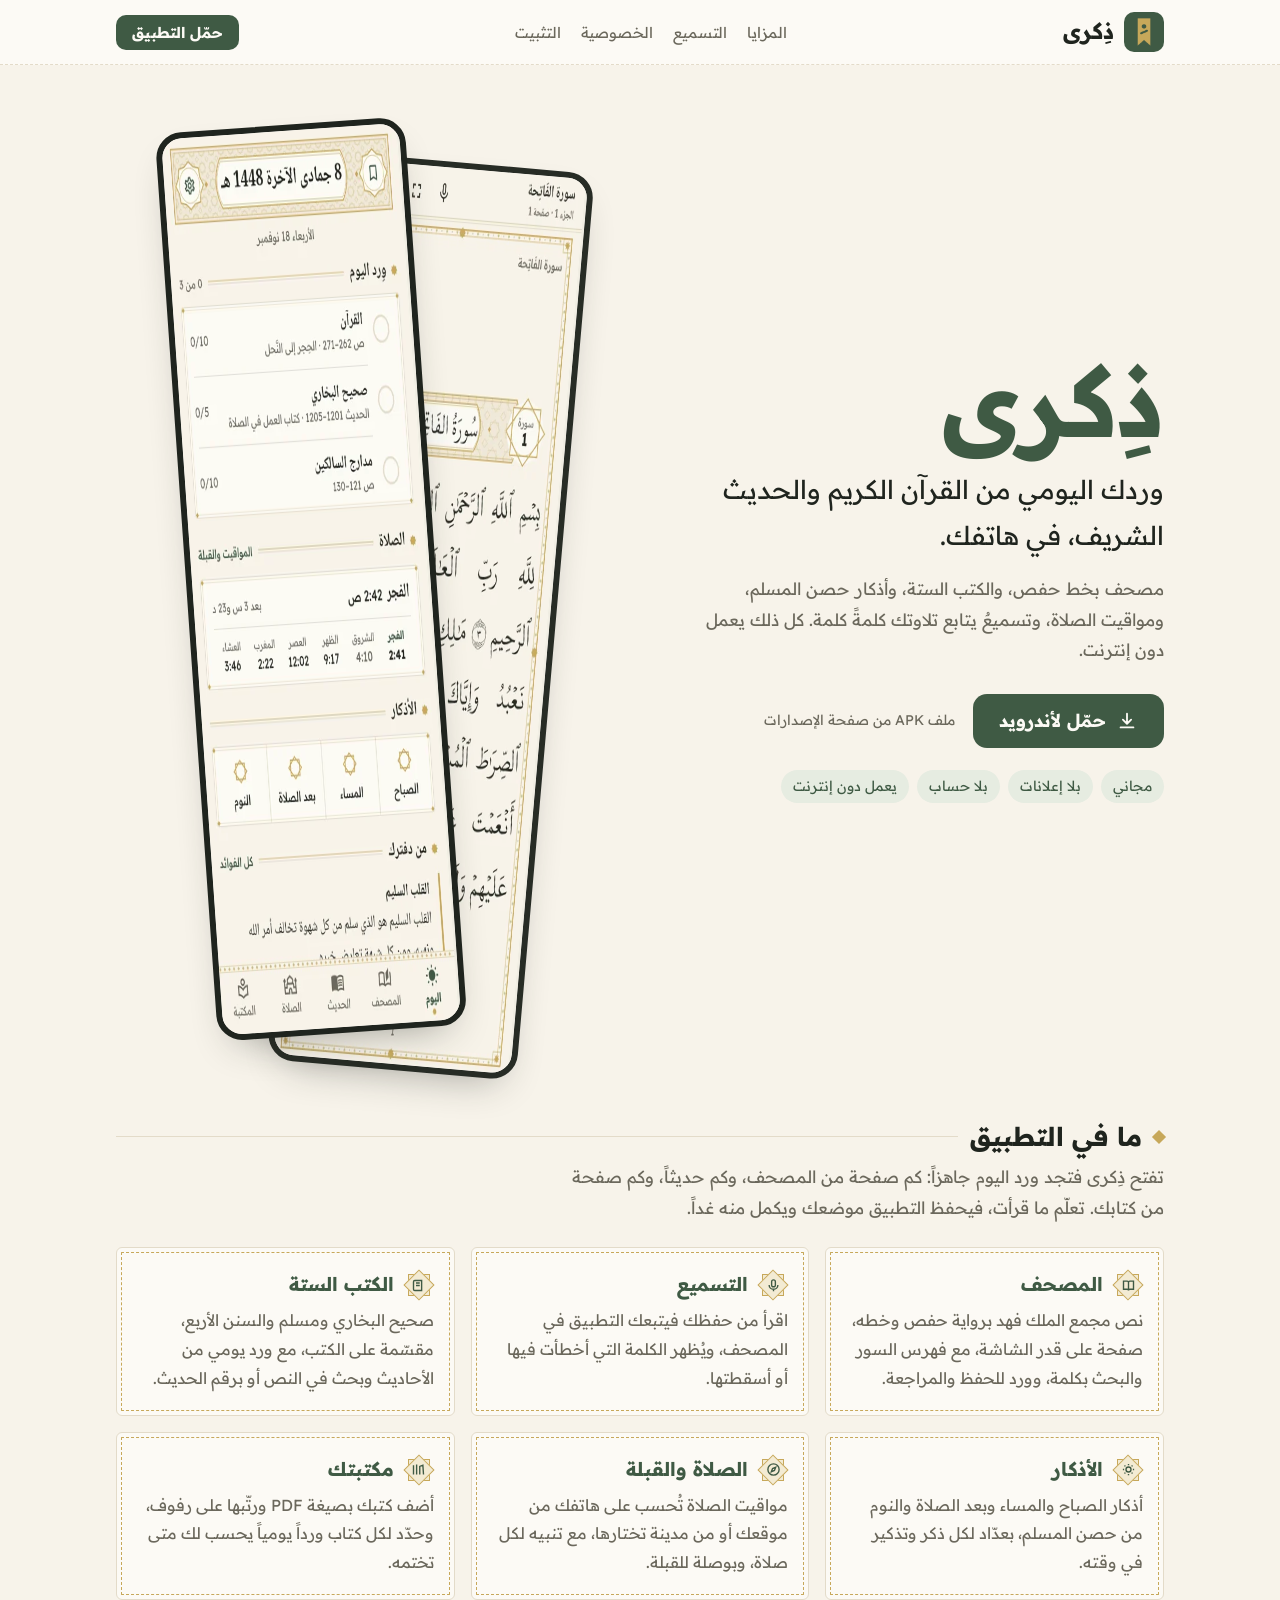
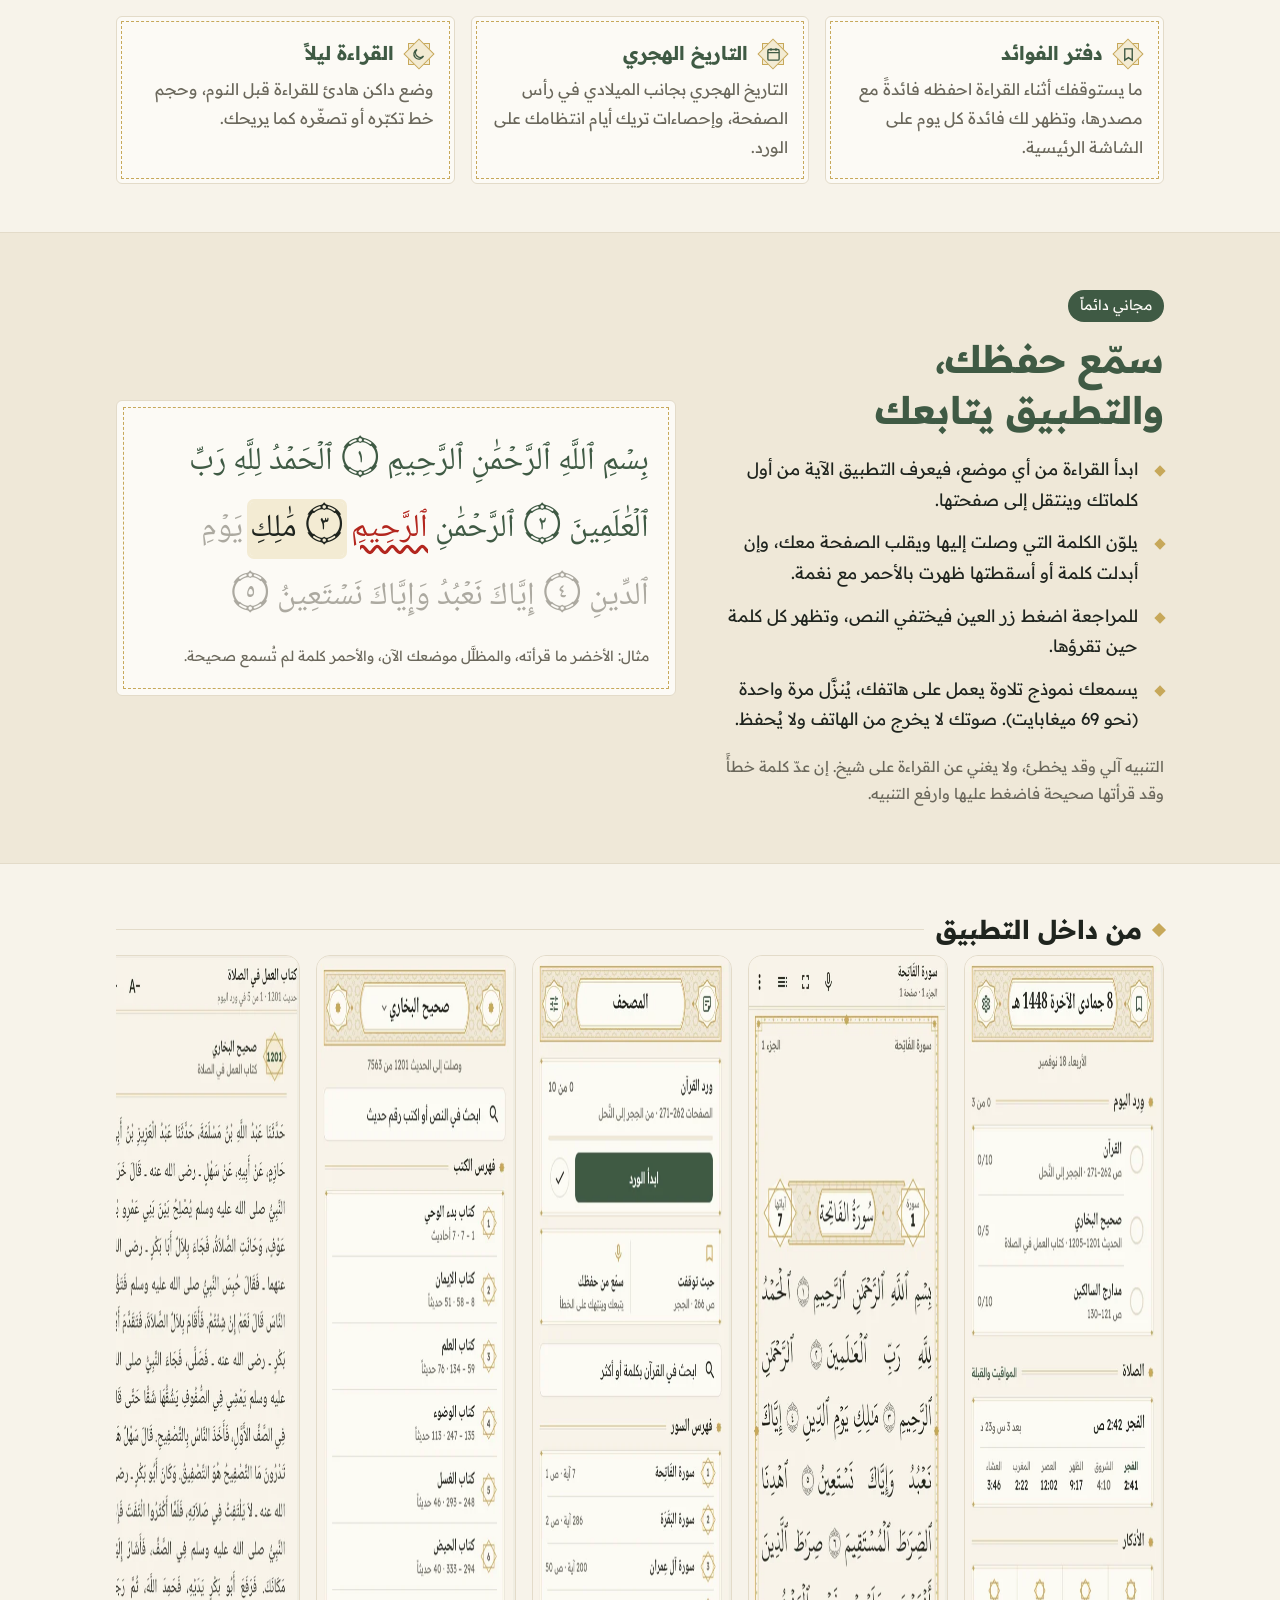
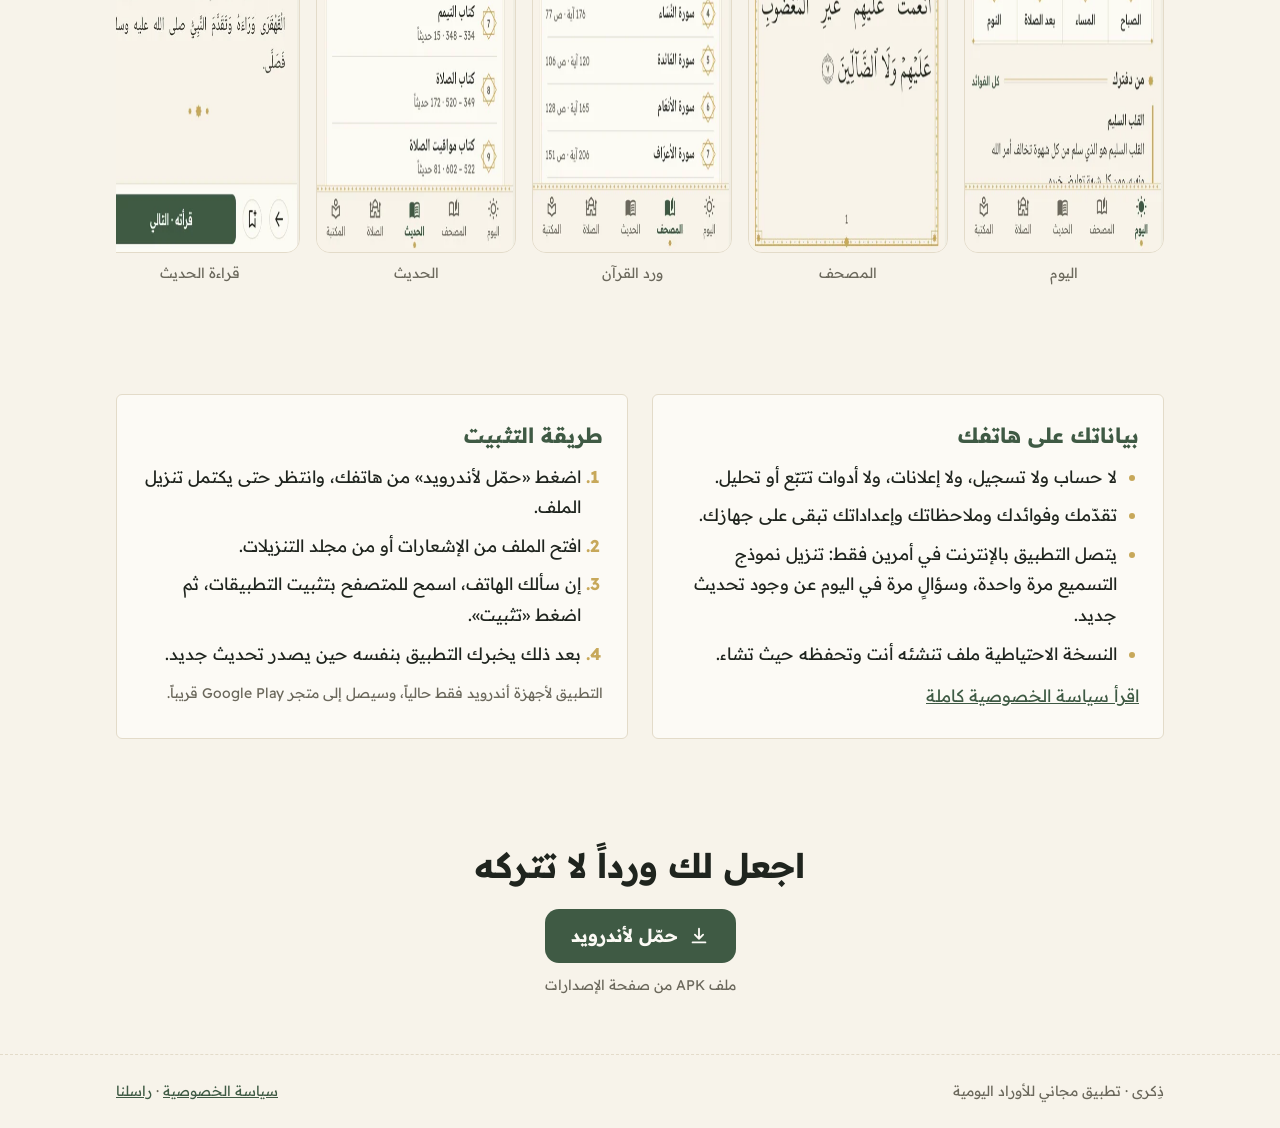
<file: site/index.html>
<!doctype html>
<html lang="ar" dir="rtl">
<head>
<meta charset="utf-8">
<meta name="viewport" content="width=device-width, initial-scale=1, viewport-fit=cover">
<title>ذِكرى · وردك اليومي</title>
<meta name="description" content="ذِكرى تطبيق أندرويد مجاني لوردك اليومي من القرآن الكريم والكتب الستة، مع التسميع على الهاتف، والأذكار، ومواقيت الصلاة. بلا إعلانات ولا حساب، ويعمل دون إنترنت.">
<meta name="theme-color" content="#3F5A44">
<meta property="og:title" content="ذِكرى · وردك اليومي">
<meta property="og:description" content="وردك من القرآن والحديث والأذكار في هاتفك، مع تسميع يتابع تلاوتك. مجاني وبلا إعلانات.">
<meta property="og:image" content="img/og.png">
<meta property="og:locale" content="ar_AR">
<link rel="icon" href="img/icon-512.png">
<link rel="stylesheet" href="style.css">
</head>
<body>

<header class="top">
  <div class="wrap">
    <a class="brand" href="#"><img src="img/icon-512.png" alt="">ذِكرى</a>
    <nav class="nav" aria-label="أقسام الصفحة">
      <a href="#features">المزايا</a>
      <a href="#recite">التسميع</a>
      <a href="#privacy">الخصوصية</a>
      <a href="#install">التثبيت</a>
    </nav>
    <a class="btn small" data-download href="https://github.com/madarekmatbaa-bit/Dhikra/releases/latest">حمّل التطبيق</a>
  </div>
</header>

<main>
<section class="hero">
  <div class="wrap">
    <div>
      <h1>ذِكرى</h1>
      <p class="lead">وردك اليومي من القرآن الكريم والحديث الشريف، في هاتفك.</p>
      <p class="sub">مصحف بخط حفص، والكتب الستة، وأذكار حصن المسلم، ومواقيت الصلاة، وتسميعٌ يتابع تلاوتك كلمةً كلمة. كل ذلك يعمل دون إنترنت.</p>
      <div class="cta">
        <a class="btn" data-download href="https://github.com/madarekmatbaa-bit/Dhikra/releases/latest">
          <svg viewBox="0 0 24 24" fill="none" stroke="currentColor" stroke-width="2" stroke-linecap="round" stroke-linejoin="round" aria-hidden="true"><path d="M12 4v11m0 0-4.5-4.5M12 15l4.5-4.5M5 19h14"/></svg>
          <span data-label>حمّل لأندرويد</span>
        </a>
        <span class="meta" data-meta>ملف APK من صفحة الإصدارات</span>
      </div>
      <div class="chips">
        <span class="chip">مجاني</span>
        <span class="chip">بلا إعلانات</span>
        <span class="chip">بلا حساب</span>
        <span class="chip">يعمل دون إنترنت</span>
      </div>
    </div>
    <div class="phones" aria-hidden="true">
      <div class="phone"><img src="img/today.webp" alt="" width="414" height="898"></div>
      <div class="phone"><img src="img/quran-page.webp" alt="" width="414" height="898"></div>
    </div>
  </div>
</section>

<section class="block" id="features">
  <div class="wrap">
    <h2 class="rule">ما في التطبيق</h2>
    <p class="intro">تفتح ذِكرى فتجد ورد اليوم جاهزاً: كم صفحة من المصحف، وكم حديثاً، وكم صفحة من كتابك. تعلّم ما قرأت، فيحفظ التطبيق موضعك ويكمل منه غداً.</p>
    <div class="features">
      <article class="feat">
        <h3><span class="star"><svg viewBox="0 0 24 24" fill="none" stroke="currentColor" stroke-width="2.2"><path d="M4 5h6a2 2 0 0 1 2 2v13a2 2 0 0 0-2-2H4zM20 5h-6a2 2 0 0 0-2 2v13a2 2 0 0 1 2-2h6z"/></svg></span>المصحف</h3>
        <p>نص مجمع الملك فهد برواية حفص وخطه، صفحة على قدر الشاشة، مع فهرس السور والبحث بكلمة، وورد للحفظ والمراجعة.</p>
      </article>
      <article class="feat">
        <h3><span class="star"><svg viewBox="0 0 24 24" fill="none" stroke="currentColor" stroke-width="2.2"><rect x="9" y="3" width="6" height="11" rx="3"/><path d="M5 11a7 7 0 0 0 14 0M12 18v3"/></svg></span>التسميع</h3>
        <p>اقرأ من حفظك فيتبعك التطبيق في المصحف، ويُظهر الكلمة التي أخطأت فيها أو أسقطتها.</p>
      </article>
      <article class="feat">
        <h3><span class="star"><svg viewBox="0 0 24 24" fill="none" stroke="currentColor" stroke-width="2.2"><path d="M6 4h11v16H6a2 2 0 0 1-2-2V6a2 2 0 0 1 2-2zM8 8h6M8 12h6"/></svg></span>الكتب الستة</h3>
        <p>صحيح البخاري ومسلم والسنن الأربع، مقسّمة على الكتب، مع ورد يومي من الأحاديث وبحث في النص أو برقم الحديث.</p>
      </article>
      <article class="feat">
        <h3><span class="star"><svg viewBox="0 0 24 24" fill="none" stroke="currentColor" stroke-width="2.2"><circle cx="12" cy="12" r="4"/><path d="M12 3v2M12 19v2M3 12h2M19 12h2M5.6 5.6l1.4 1.4M17 17l1.4 1.4M5.6 18.4 7 17M17 7l1.4-1.4"/></svg></span>الأذكار</h3>
        <p>أذكار الصباح والمساء وبعد الصلاة والنوم من حصن المسلم، بعدّاد لكل ذكر وتذكير في وقته.</p>
      </article>
      <article class="feat">
        <h3><span class="star"><svg viewBox="0 0 24 24" fill="none" stroke="currentColor" stroke-width="2.2"><circle cx="12" cy="12" r="9"/><path d="m15.5 8.5-2 5-5 2 2-5z"/></svg></span>الصلاة والقبلة</h3>
        <p>مواقيت الصلاة تُحسب على هاتفك من موقعك أو من مدينة تختارها، مع تنبيه لكل صلاة، وبوصلة للقبلة.</p>
      </article>
      <article class="feat">
        <h3><span class="star"><svg viewBox="0 0 24 24" fill="none" stroke="currentColor" stroke-width="2.2"><path d="M4 20V5M9 20V4M14 20V7l5-2 1 15"/></svg></span>مكتبتك</h3>
        <p>أضف كتبك بصيغة PDF ورتّبها على رفوف، وحدّد لكل كتاب ورداً يومياً يحسب لك متى تختمه.</p>
      </article>
      <article class="feat">
        <h3><span class="star"><svg viewBox="0 0 24 24" fill="none" stroke="currentColor" stroke-width="2.2"><path d="M6 3h12v18l-6-4-6 4z"/></svg></span>دفتر الفوائد</h3>
        <p>ما يستوقفك أثناء القراءة احفظه فائدةً مع مصدرها، وتظهر لك فائدة كل يوم على الشاشة الرئيسية.</p>
      </article>
      <article class="feat">
        <h3><span class="star"><svg viewBox="0 0 24 24" fill="none" stroke="currentColor" stroke-width="2.2"><rect x="3" y="4" width="18" height="17" rx="2"/><path d="M3 9h18M8 2v4M16 2v4"/></svg></span>التاريخ الهجري</h3>
        <p>التاريخ الهجري بجانب الميلادي في رأس الصفحة، وإحصاءات تريك أيام انتظامك على الورد.</p>
      </article>
      <article class="feat">
        <h3><span class="star"><svg viewBox="0 0 24 24" fill="none" stroke="currentColor" stroke-width="2.2"><path d="M20 14.5A8 8 0 1 1 9.5 4a6.5 6.5 0 0 0 10.5 10.5z"/></svg></span>القراءة ليلاً</h3>
        <p>وضع داكن هادئ للقراءة قبل النوم، وحجم خط تكبّره أو تصغّره كما يريحك.</p>
      </article>
    </div>
  </div>
</section>

<section class="recite" id="recite">
  <div class="wrap">
    <div>
      <span class="free">مجاني دائماً</span>
      <h2>سمّع حفظك، والتطبيق يتابعك</h2>
      <ul>
        <li><span>ابدأ القراءة من أي موضع، فيعرف التطبيق الآية من أول كلماتك وينتقل إلى صفحتها.</span></li>
        <li><span>يلوّن الكلمة التي وصلت إليها ويقلب الصفحة معك، وإن أبدلت كلمة أو أسقطتها ظهرت بالأحمر مع نغمة.</span></li>
        <li><span>للمراجعة اضغط زر العين فيختفي النص، وتظهر كل كلمة حين تقرؤها.</span></li>
        <li><span>يسمعك نموذج تلاوة يعمل على هاتفك، يُنزَّل مرة واحدة (نحو 69 ميغابايت). صوتك لا يخرج من الهاتف ولا يُحفظ.</span></li>
      </ul>
      <p class="note">التنبيه آلي وقد يخطئ، ولا يغني عن القراءة على شيخ. إن عدّ كلمة خطأً وقد قرأتها صحيحة فاضغط عليها وارفع التنبيه.</p>
    </div>
    <figure class="ayah" style="margin:0">
      <span class="done">بِسۡمِ ٱللَّهِ ٱلرَّحۡمَٰنِ ٱلرَّحِيمِ ۝١ ٱلۡحَمۡدُ لِلَّهِ رَبِّ ٱلۡعَٰلَمِينَ ۝٢ ٱلرَّحۡمَٰنِ</span>
      <span class="wrong">ٱلرَّحِيمِ</span>
      <span class="now">۝٣ مَٰلِكِ</span>
      <span class="ahead">يَوۡمِ ٱلدِّينِ ۝٤ إِيَّاكَ نَعۡبُدُ وَإِيَّاكَ نَسۡتَعِينُ ۝٥</span>
      <figcaption>مثال: الأخضر ما قرأته، والمظلَّل موضعك الآن، والأحمر كلمة لم تُسمع صحيحة.</figcaption>
    </figure>
  </div>
</section>

<section class="block" aria-label="صور من التطبيق">
  <div class="wrap">
    <h2 class="rule">من داخل التطبيق</h2>
    <div class="shots">
      <figure><img src="img/today.webp" alt="صفحة اليوم: ورد القرآن والبخاري ومواقيت الصلاة والأذكار" loading="lazy" width="414" height="898"><figcaption>اليوم</figcaption></figure>
      <figure><img src="img/quran-page.webp" alt="صفحة سورة الفاتحة في المصحف" loading="lazy" width="414" height="898"><figcaption>المصحف</figcaption></figure>
      <figure><img src="img/mushaf.webp" alt="ورد القرآن وفهرس السور" loading="lazy" width="414" height="898"><figcaption>ورد القرآن</figcaption></figure>
      <figure><img src="img/hadith.webp" alt="فهرس كتب صحيح البخاري" loading="lazy" width="414" height="898"><figcaption>الحديث</figcaption></figure>
      <figure><img src="img/hadith-reader.webp" alt="قراءة حديث من كتاب العمل في الصلاة" loading="lazy" width="414" height="898"><figcaption>قراءة الحديث</figcaption></figure>
      <figure><img src="img/prayer.webp" alt="مواقيت الصلاة والقبلة" loading="lazy" width="414" height="898"><figcaption>الصلاة</figcaption></figure>
      <figure><img src="img/library.webp" alt="المكتبة ورفوف الكتب" loading="lazy" width="414" height="898"><figcaption>المكتبة</figcaption></figure>
      <figure><img src="img/today-dark.webp" alt="صفحة اليوم في الوضع الداكن" loading="lazy" width="414" height="898"><figcaption>الوضع الداكن</figcaption></figure>
    </div>
  </div>
</section>

<section class="block" id="privacy">
  <div class="wrap two">
    <div class="panel">
      <h3>بياناتك على هاتفك</h3>
      <ul>
        <li>لا حساب ولا تسجيل، ولا إعلانات، ولا أدوات تتبّع أو تحليل.</li>
        <li>تقدّمك وفوائدك وملاحظاتك وإعداداتك تبقى على جهازك.</li>
        <li>يتصل التطبيق بالإنترنت في أمرين فقط: تنزيل نموذج التسميع مرة واحدة، وسؤالٍ مرة في اليوم عن وجود تحديث جديد.</li>
        <li>النسخة الاحتياطية ملف تنشئه أنت وتحفظه حيث تشاء.</li>
      </ul>
      <p><a href="privacy.html">اقرأ سياسة الخصوصية كاملة</a></p>
    </div>
    <div class="panel" id="install">
      <h3>طريقة التثبيت</h3>
      <ol>
        <li>اضغط «حمّل لأندرويد» من هاتفك، وانتظر حتى يكتمل تنزيل الملف.</li>
        <li>افتح الملف من الإشعارات أو من مجلد التنزيلات.</li>
        <li>إن سألك الهاتف، اسمح للمتصفح بتثبيت التطبيقات، ثم اضغط «تثبيت».</li>
        <li>بعد ذلك يخبرك التطبيق بنفسه حين يصدر تحديث جديد.</li>
      </ol>
      <p class="meta">التطبيق لأجهزة أندرويد فقط حالياً، وسيصل إلى متجر Google Play قريباً.</p>
    </div>
  </div>
</section>

<section class="final">
  <div class="wrap">
    <h2>اجعل لك ورداً لا تتركه</h2>
    <div class="cta">
      <a class="btn" data-download href="https://github.com/madarekmatbaa-bit/Dhikra/releases/latest">
        <svg viewBox="0 0 24 24" fill="none" stroke="currentColor" stroke-width="2" stroke-linecap="round" stroke-linejoin="round" aria-hidden="true"><path d="M12 4v11m0 0-4.5-4.5M12 15l4.5-4.5M5 19h14"/></svg>
        <span data-label>حمّل لأندرويد</span>
      </a>
      <span class="meta" data-meta>ملف APK من صفحة الإصدارات</span>
    </div>
  </div>
</section>
</main>

<footer>
  <div class="wrap">
    <span>ذِكرى · تطبيق مجاني للأوراد اليومية</span>
    <span><a href="privacy.html">سياسة الخصوصية</a> · <a href="https://github.com/madarekmatbaa-bit/Dhikra/issues">راسلنا</a></span>
  </div>
</footer>

<script>
// رابط التحميل. حين ينشر التطبيق على Google Play ضع رابطه هنا، فتتحول كل أزرار التحميل إليه.
var PLAY_URL = "";
var REPO = "madarekmatbaa-bit/Dhikra";

(function () {
  var buttons = document.querySelectorAll("[data-download]");
  var metas = document.querySelectorAll("[data-meta]");
  function setAll(href, label, meta) {
    buttons.forEach(function (b) {
      b.href = href;
      var l = b.querySelector("[data-label]");
      if (label && l) l.textContent = label;
    });
    if (meta) metas.forEach(function (m) { m.textContent = meta; });
  }
  if (PLAY_URL) { setAll(PLAY_URL, "حمّله من Google Play", "من متجر Google Play"); return; }
  // آخر إصدار منشور (إصدارات play-N تجريبية فلا تظهر هنا).
  fetch("https://api.github.com/repos/" + REPO + "/releases/latest")
    .then(function (r) { if (!r.ok) throw r.status; return r.json(); })
    .then(function (rel) {
      var apk = (rel.assets || []).filter(function (a) { return /\.apk$/i.test(a.name); })[0];
      if (!apk) return;
      var mb = Math.round(apk.size / 1048576);
      var d = new Date(rel.published_at);
      var date = d.toLocaleDateString("ar", { day: "numeric", month: "long", year: "numeric", numberingSystem: "latn" });
      var n = (rel.tag_name || "").replace(/\D+/g, "");
      setAll(apk.browser_download_url, null, "الإصدار " + n + " · " + mb + " ميغابايت · " + date);
    })
    .catch(function () { /* يبقى الرابط إلى صفحة آخر إصدار */ });
})();
</script>
</body>
</html>
</file>
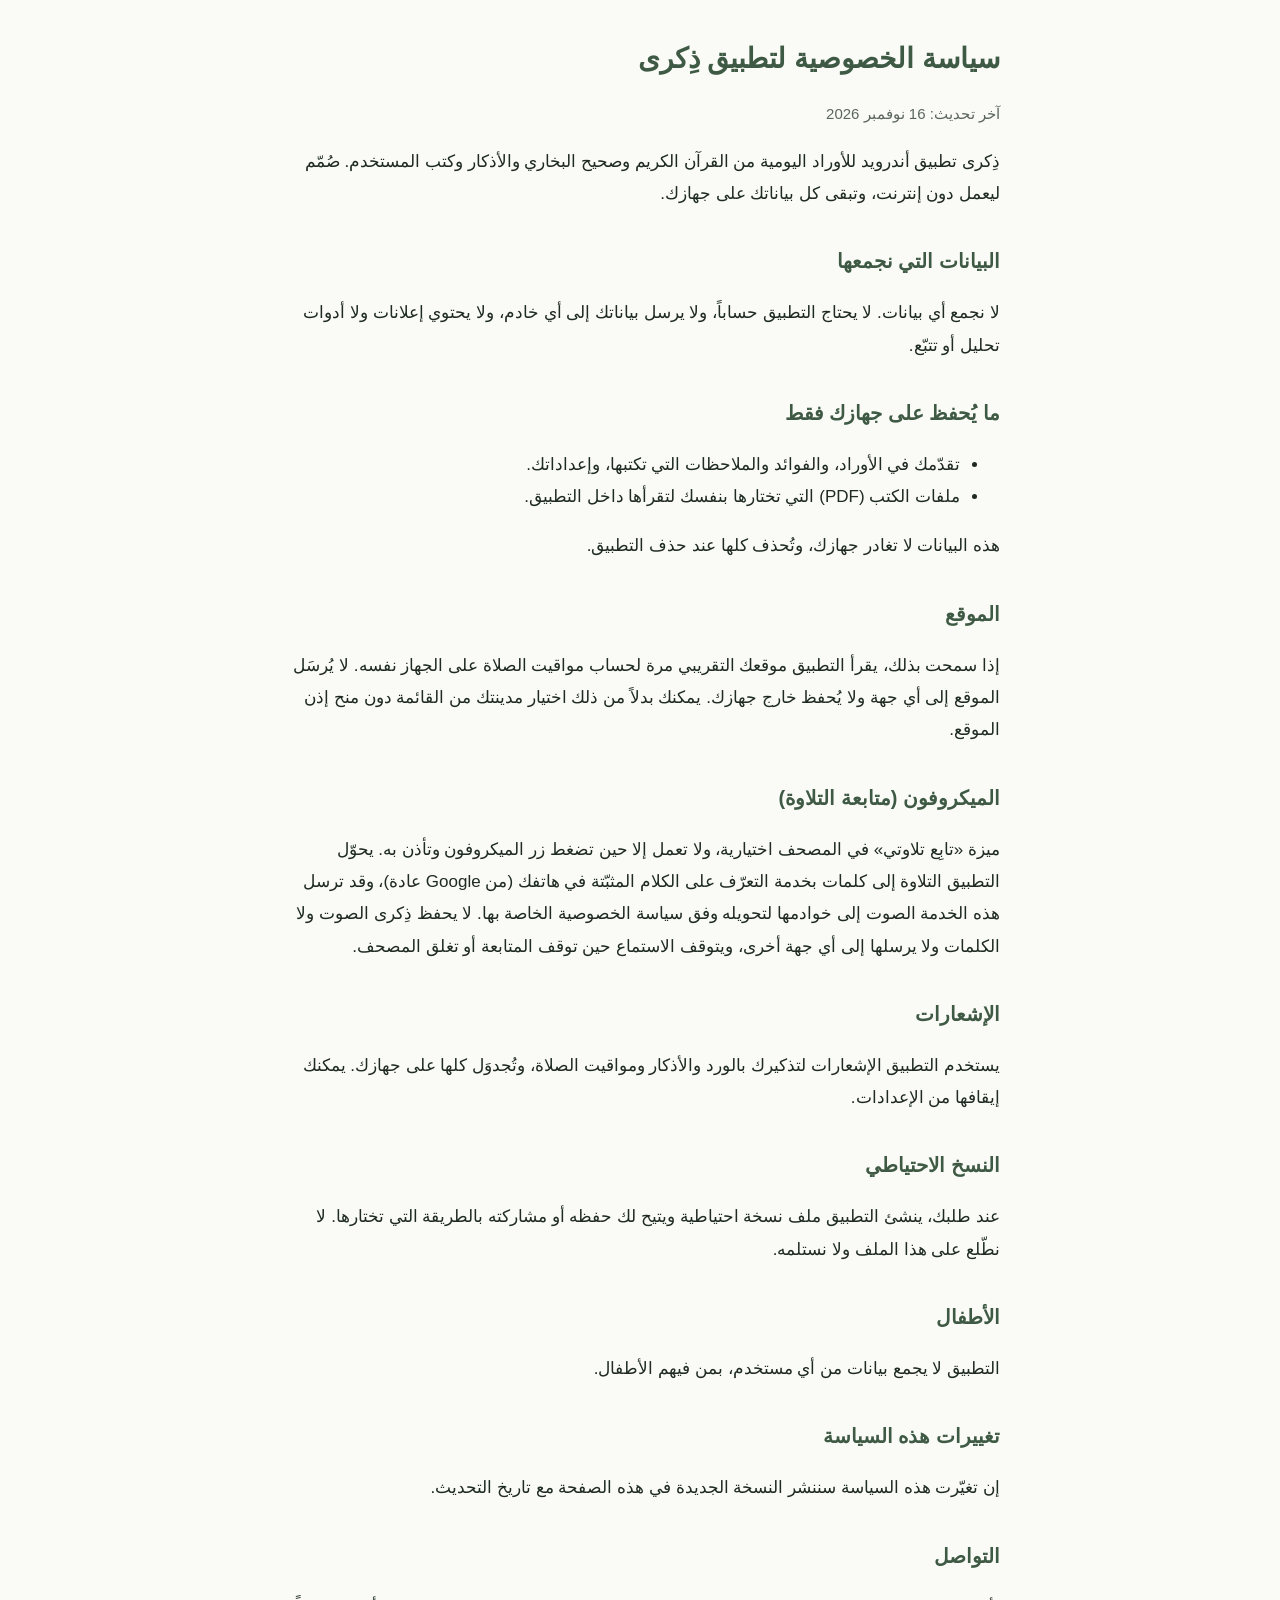
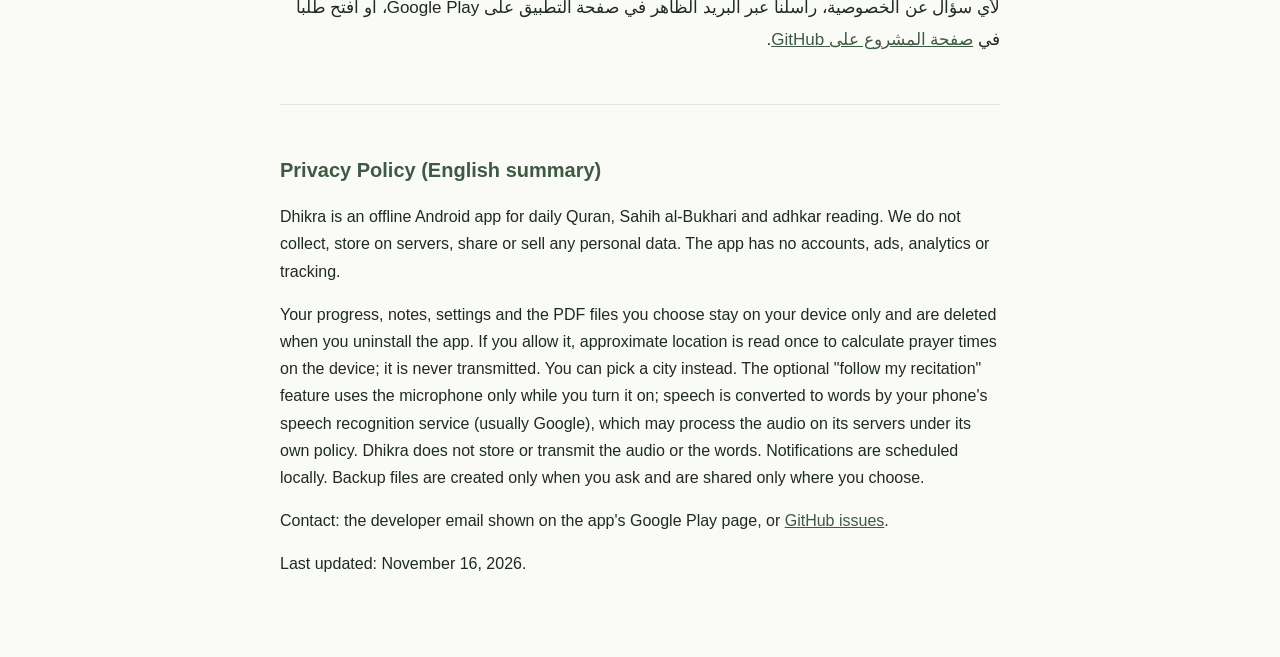
<file: docs/privacy.html>
<!doctype html>
<html lang="ar" dir="rtl">
<head>
<meta charset="utf-8">
<meta name="viewport" content="width=device-width, initial-scale=1">
<title>ذِكرى · سياسة الخصوصية</title>
<style>
  :root { --ink:#1F2A22; --muted:#5B665D; --olive:#3F5A44; --paper:#FAFBF7; --line:#E3E6DC; }
  body { margin:0; background:var(--paper); color:var(--ink);
         font:17px/1.9 "Noto Naskh Arabic","Segoe UI",Tahoma,sans-serif; }
  main { max-width:720px; margin:0 auto; padding:32px 16px 64px; }
  h1 { color:var(--olive); font-size:28px; margin:0 0 4px; }
  h2 { color:var(--olive); font-size:20px; margin:32px 0 8px; }
  .date { color:var(--muted); font-size:15px; }
  section.en { direction:ltr; text-align:left; border-top:1px solid var(--line); margin-top:48px; padding-top:16px;
               font-family:"Segoe UI",Roboto,Arial,sans-serif; font-size:16px; line-height:1.7; }
  a { color:var(--olive); }
</style>
</head>
<body>
<main>
<h1>سياسة الخصوصية لتطبيق ذِكرى</h1>
<p class="date">آخر تحديث: 16 نوفمبر 2026</p>

<p>ذِكرى تطبيق أندرويد للأوراد اليومية من القرآن الكريم وصحيح البخاري والأذكار وكتب المستخدم. صُمّم ليعمل دون إنترنت، وتبقى كل بياناتك على جهازك.</p>

<h2>البيانات التي نجمعها</h2>
<p>لا نجمع أي بيانات. لا يحتاج التطبيق حساباً، ولا يرسل بياناتك إلى أي خادم، ولا يحتوي إعلانات ولا أدوات تحليل أو تتبّع.</p>

<h2>ما يُحفظ على جهازك فقط</h2>
<ul>
  <li>تقدّمك في الأوراد، والفوائد والملاحظات التي تكتبها، وإعداداتك.</li>
  <li>ملفات الكتب (PDF) التي تختارها بنفسك لتقرأها داخل التطبيق.</li>
</ul>
<p>هذه البيانات لا تغادر جهازك، وتُحذف كلها عند حذف التطبيق.</p>

<h2>الموقع</h2>
<p>إذا سمحت بذلك، يقرأ التطبيق موقعك التقريبي مرة لحساب مواقيت الصلاة على الجهاز نفسه. لا يُرسَل الموقع إلى أي جهة ولا يُحفظ خارج جهازك. يمكنك بدلاً من ذلك اختيار مدينتك من القائمة دون منح إذن الموقع.</p>

<h2>الميكروفون (متابعة التلاوة)</h2>
<p>ميزة «تابِع تلاوتي» في المصحف اختيارية، ولا تعمل إلا حين تضغط زر الميكروفون وتأذن به. يحوّل التطبيق التلاوة إلى كلمات بخدمة التعرّف على الكلام المثبّتة في هاتفك (من Google عادة)، وقد ترسل هذه الخدمة الصوت إلى خوادمها لتحويله وفق سياسة الخصوصية الخاصة بها. لا يحفظ ذِكرى الصوت ولا الكلمات ولا يرسلها إلى أي جهة أخرى، ويتوقف الاستماع حين توقف المتابعة أو تغلق المصحف.</p>

<h2>الإشعارات</h2>
<p>يستخدم التطبيق الإشعارات لتذكيرك بالورد والأذكار ومواقيت الصلاة، وتُجدوَل كلها على جهازك. يمكنك إيقافها من الإعدادات.</p>

<h2>النسخ الاحتياطي</h2>
<p>عند طلبك، ينشئ التطبيق ملف نسخة احتياطية ويتيح لك حفظه أو مشاركته بالطريقة التي تختارها. لا نطّلع على هذا الملف ولا نستلمه.</p>

<h2>الأطفال</h2>
<p>التطبيق لا يجمع بيانات من أي مستخدم، بمن فيهم الأطفال.</p>

<h2>تغييرات هذه السياسة</h2>
<p>إن تغيّرت هذه السياسة سننشر النسخة الجديدة في هذه الصفحة مع تاريخ التحديث.</p>

<h2>التواصل</h2>
<p>لأي سؤال عن الخصوصية، راسلنا عبر البريد الظاهر في صفحة التطبيق على Google Play، أو افتح طلباً في <a href="https://github.com/madarekmatbaa-bit/Dhikra/issues">صفحة المشروع على GitHub</a>.</p>

<section class="en">
<h2>Privacy Policy (English summary)</h2>
<p>Dhikra is an offline Android app for daily Quran, Sahih al-Bukhari and adhkar reading. We do not collect, store on servers, share or sell any personal data. The app has no accounts, ads, analytics or tracking.</p>
<p>Your progress, notes, settings and the PDF files you choose stay on your device only and are deleted when you uninstall the app. If you allow it, approximate location is read once to calculate prayer times on the device; it is never transmitted. You can pick a city instead. The optional "follow my recitation" feature uses the microphone only while you turn it on; speech is converted to words by your phone's speech recognition service (usually Google), which may process the audio on its servers under its own policy. Dhikra does not store or transmit the audio or the words. Notifications are scheduled locally. Backup files are created only when you ask and are shared only where you choose.</p>
<p>Contact: the developer email shown on the app's Google Play page, or <a href="https://github.com/madarekmatbaa-bit/Dhikra/issues">GitHub issues</a>.</p>
<p>Last updated: November 16, 2026.</p>
</section>
</main>
</body>
</html>
</file>
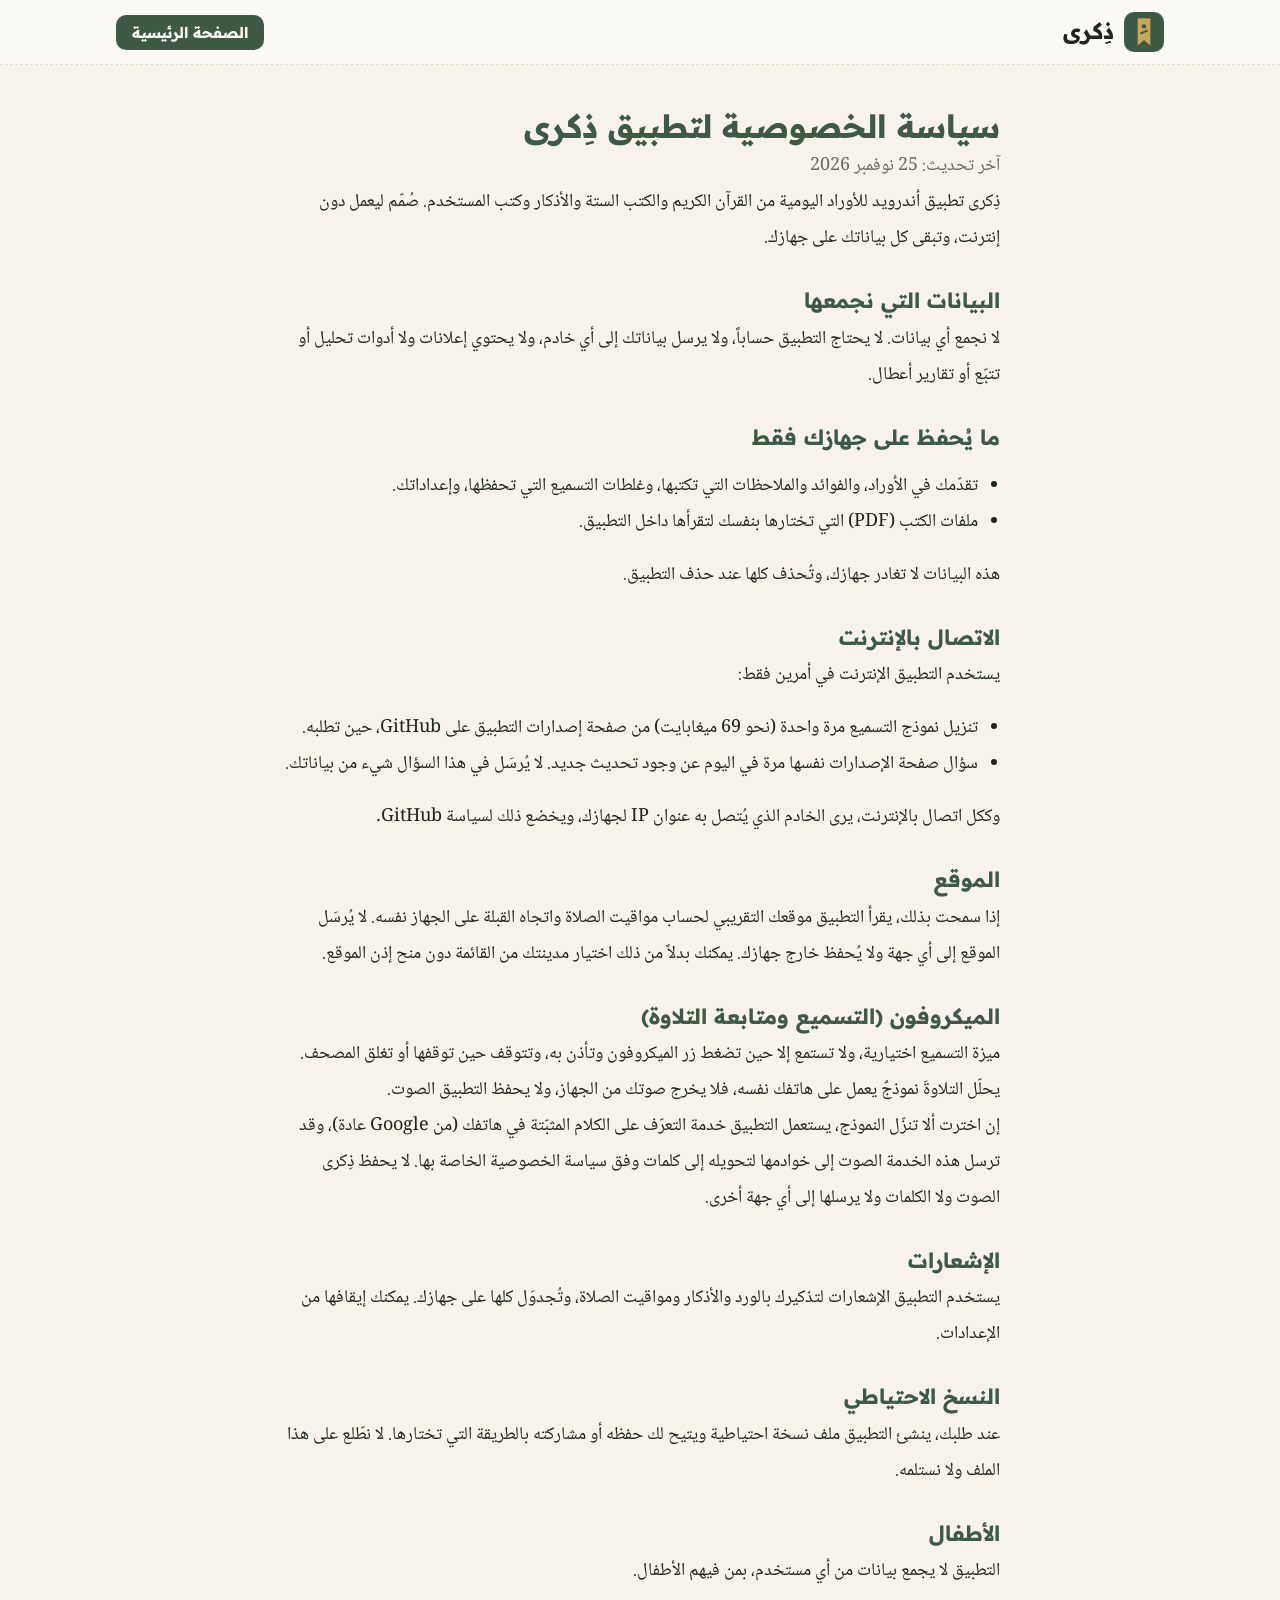
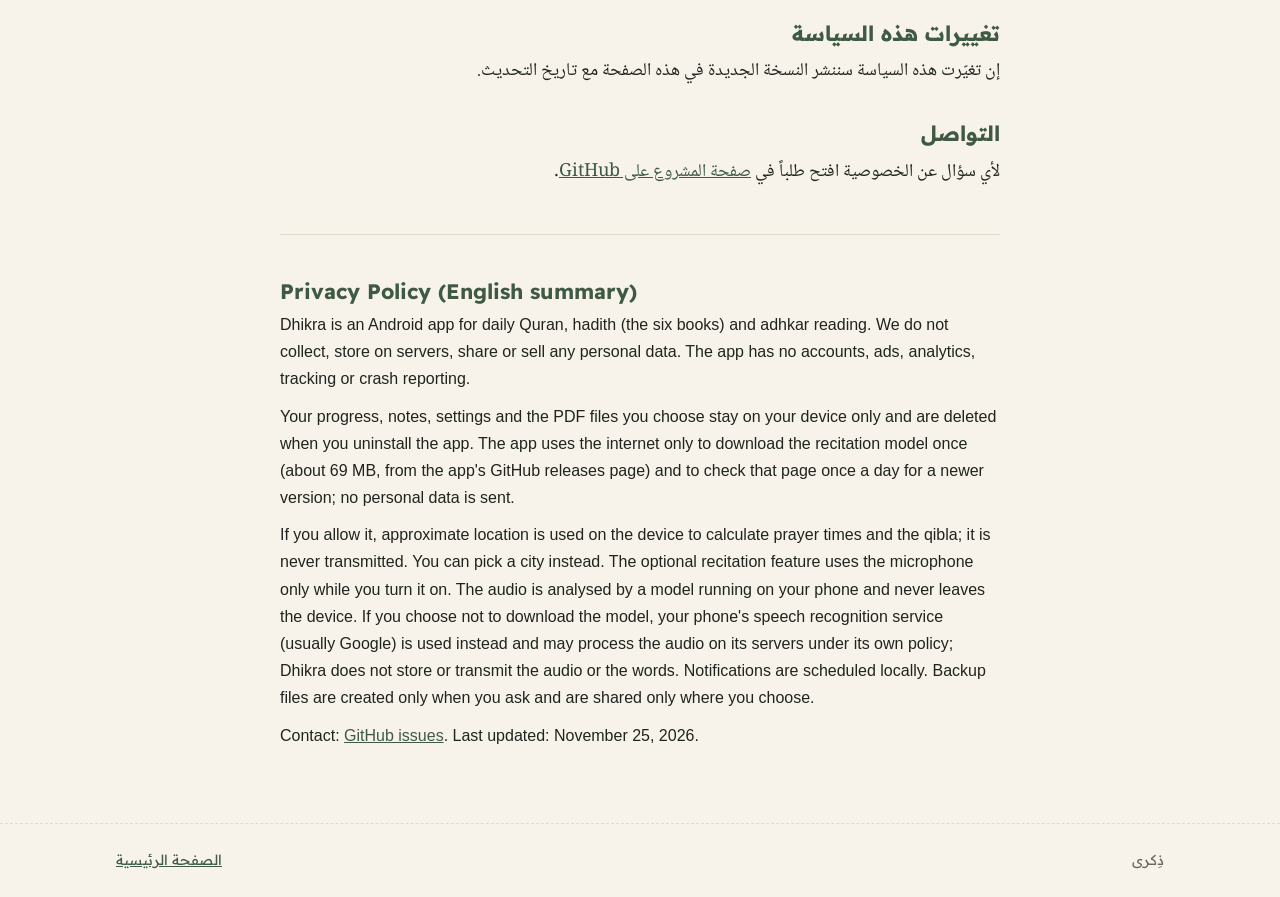
<file: site/privacy.html>
<!doctype html>
<html lang="ar" dir="rtl">
<head>
<meta charset="utf-8">
<meta name="viewport" content="width=device-width, initial-scale=1, viewport-fit=cover">
<title>ذِكرى · سياسة الخصوصية</title>
<meta name="theme-color" content="#3F5A44">
<link rel="icon" href="img/icon-512.png">
<link rel="stylesheet" href="style.css">
</head>
<body>
<header class="top">
  <div class="wrap">
    <a class="brand" href="./"><img src="img/icon-512.png" alt="">ذِكرى</a>
    <a class="btn small" href="./">الصفحة الرئيسية</a>
  </div>
</header>
<main class="wrap">
<article class="doc">
<h1>سياسة الخصوصية لتطبيق ذِكرى</h1>
<p class="meta">آخر تحديث: 25 نوفمبر 2026</p>

<p>ذِكرى تطبيق أندرويد للأوراد اليومية من القرآن الكريم والكتب الستة والأذكار وكتب المستخدم. صُمّم ليعمل دون إنترنت، وتبقى كل بياناتك على جهازك.</p>

<h2>البيانات التي نجمعها</h2>
<p>لا نجمع أي بيانات. لا يحتاج التطبيق حساباً، ولا يرسل بياناتك إلى أي خادم، ولا يحتوي إعلانات ولا أدوات تحليل أو تتبّع أو تقارير أعطال.</p>

<h2>ما يُحفظ على جهازك فقط</h2>
<ul>
  <li>تقدّمك في الأوراد، والفوائد والملاحظات التي تكتبها، وغلطات التسميع التي تحفظها، وإعداداتك.</li>
  <li>ملفات الكتب (PDF) التي تختارها بنفسك لتقرأها داخل التطبيق.</li>
</ul>
<p>هذه البيانات لا تغادر جهازك، وتُحذف كلها عند حذف التطبيق.</p>

<h2>الاتصال بالإنترنت</h2>
<p>يستخدم التطبيق الإنترنت في أمرين فقط:</p>
<ul>
  <li>تنزيل نموذج التسميع مرة واحدة (نحو 69 ميغابايت) من صفحة إصدارات التطبيق على GitHub، حين تطلبه.</li>
  <li>سؤال صفحة الإصدارات نفسها مرة في اليوم عن وجود تحديث جديد. لا يُرسَل في هذا السؤال شيء من بياناتك.</li>
</ul>
<p>وككل اتصال بالإنترنت، يرى الخادم الذي يُتصل به عنوان IP لجهازك، ويخضع ذلك لسياسة GitHub.</p>

<h2>الموقع</h2>
<p>إذا سمحت بذلك، يقرأ التطبيق موقعك التقريبي لحساب مواقيت الصلاة واتجاه القبلة على الجهاز نفسه. لا يُرسَل الموقع إلى أي جهة ولا يُحفظ خارج جهازك. يمكنك بدلاً من ذلك اختيار مدينتك من القائمة دون منح إذن الموقع.</p>

<h2>الميكروفون (التسميع ومتابعة التلاوة)</h2>
<p>ميزة التسميع اختيارية، ولا تستمع إلا حين تضغط زر الميكروفون وتأذن به، وتتوقف حين توقفها أو تغلق المصحف. يحلّل التلاوةَ نموذجٌ يعمل على هاتفك نفسه، فلا يخرج صوتك من الجهاز، ولا يحفظ التطبيق الصوت.</p>
<p>إن اخترت ألا تنزّل النموذج، يستعمل التطبيق خدمة التعرّف على الكلام المثبّتة في هاتفك (من Google عادة)، وقد ترسل هذه الخدمة الصوت إلى خوادمها لتحويله إلى كلمات وفق سياسة الخصوصية الخاصة بها. لا يحفظ ذِكرى الصوت ولا الكلمات ولا يرسلها إلى أي جهة أخرى.</p>

<h2>الإشعارات</h2>
<p>يستخدم التطبيق الإشعارات لتذكيرك بالورد والأذكار ومواقيت الصلاة، وتُجدوَل كلها على جهازك. يمكنك إيقافها من الإعدادات.</p>

<h2>النسخ الاحتياطي</h2>
<p>عند طلبك، ينشئ التطبيق ملف نسخة احتياطية ويتيح لك حفظه أو مشاركته بالطريقة التي تختارها. لا نطّلع على هذا الملف ولا نستلمه.</p>

<h2>الأطفال</h2>
<p>التطبيق لا يجمع بيانات من أي مستخدم، بمن فيهم الأطفال.</p>

<h2>تغييرات هذه السياسة</h2>
<p>إن تغيّرت هذه السياسة سننشر النسخة الجديدة في هذه الصفحة مع تاريخ التحديث.</p>

<h2>التواصل</h2>
<p>لأي سؤال عن الخصوصية افتح طلباً في <a href="https://github.com/madarekmatbaa-bit/Dhikra/issues">صفحة المشروع على GitHub</a>.</p>

<section class="en">
<h2>Privacy Policy (English summary)</h2>
<p>Dhikra is an Android app for daily Quran, hadith (the six books) and adhkar reading. We do not collect, store on servers, share or sell any personal data. The app has no accounts, ads, analytics, tracking or crash reporting.</p>
<p>Your progress, notes, settings and the PDF files you choose stay on your device only and are deleted when you uninstall the app. The app uses the internet only to download the recitation model once (about 69 MB, from the app's GitHub releases page) and to check that page once a day for a newer version; no personal data is sent.</p>
<p>If you allow it, approximate location is used on the device to calculate prayer times and the qibla; it is never transmitted. You can pick a city instead. The optional recitation feature uses the microphone only while you turn it on. The audio is analysed by a model running on your phone and never leaves the device. If you choose not to download the model, your phone's speech recognition service (usually Google) is used instead and may process the audio on its servers under its own policy; Dhikra does not store or transmit the audio or the words. Notifications are scheduled locally. Backup files are created only when you ask and are shared only where you choose.</p>
<p>Contact: <a href="https://github.com/madarekmatbaa-bit/Dhikra/issues">GitHub issues</a>. Last updated: November 25, 2026.</p>
</section>
</article>
</main>
<footer>
  <div class="wrap"><span>ذِكرى</span><a href="./">الصفحة الرئيسية</a></div>
</footer>
</body>
</html>
</file>
<file: site/style.css>
/* ذِكرى: ألوان التطبيق نفسه (lib/theme.dart) — ورق فاتح، زيتوني للأزرار، قمحي للزخرفة.
   التخطيط: عمود واحد بعرض كتاب، أقسام مؤطّرة بإطار منقّط كإطارات بطاقات التطبيق. */
@font-face { font-family: "Readex"; src: url("fonts/ReadexPro-400.ttf") format("truetype"); font-weight: 400; font-display: swap; }
@font-face { font-family: "Readex"; src: url("fonts/ReadexPro-700.ttf") format("truetype"); font-weight: 700; font-display: swap; }
@font-face { font-family: "Naskh"; src: url("fonts/NotoNaskhArabic-400.ttf") format("truetype"); font-weight: 400; font-display: swap; }

:root {
  --paper: #F7F3EA;
  --sheet: #FCFAF5;
  --parchment: #EFE8D8;
  --ink: #1F241E;
  --muted: #6B685C;
  --line: #E3DBC9;
  --olive: #3F5A44;
  --on-olive: #FCFAF5;
  --wheat: #C7A85A;
  --wheat-soft: #F3EBD3;
  --sage-soft: #E6ECE1;
  --ui: "Readex", "Segoe UI", Tahoma, sans-serif;
  --text: "Naskh", "Noto Naskh Arabic", "Traditional Arabic", serif;
  --w: 1080px;
}
@media (prefers-color-scheme: dark) {
  :root:not([data-theme="light"]) {
    --paper: #151510; --sheet: #1D1C17; --parchment: #23221C; --ink: #ECE6D8; --muted: #A59F8E;
    --line: #36332B; --olive: #B7C9A3; --on-olive: #151510; --wheat: #C7A85A; --wheat-soft: #2B2922;
    --sage-soft: #23281F; color-scheme: dark;
  }
}
:root[data-theme="dark"] {
  --paper: #151510; --sheet: #1D1C17; --parchment: #23221C; --ink: #ECE6D8; --muted: #A59F8E;
  --line: #36332B; --olive: #B7C9A3; --on-olive: #151510; --wheat: #C7A85A; --wheat-soft: #2B2922;
  --sage-soft: #23281F; color-scheme: dark;
}

* { box-sizing: border-box; }
html { scroll-behavior: smooth; }
@media (prefers-reduced-motion: reduce) { html { scroll-behavior: auto; } }
body {
  margin: 0; background: var(--paper); color: var(--ink);
  font: 400 17px/1.8 var(--ui);
}
img { max-width: 100%; display: block; }
a { color: var(--olive); }
a:focus-visible, button:focus-visible { outline: 2px solid var(--wheat); outline-offset: 3px; border-radius: 6px; }
h1, h2, h3 { text-wrap: balance; line-height: 1.35; margin: 0; }
p { margin: 0; }

.wrap {
  max-width: var(--w); margin: 0 auto;
  padding-left: max(16px, env(safe-area-inset-left, 0px));
  padding-right: max(16px, env(safe-area-inset-right, 0px));
}

/* الشريط العلوي: لوحة اسم مثل ترويسة صفحات التطبيق */
.top { border-bottom: 1px dashed var(--line); background: var(--sheet); }
.top .wrap { display: flex; align-items: center; justify-content: space-between; gap: 16px; padding-block: 12px; }
.brand { display: flex; align-items: center; gap: 10px; text-decoration: none; color: var(--ink); font-weight: 700; font-size: 22px; }
.brand img { width: 40px; height: 40px; border-radius: 10px; }
.nav { display: flex; gap: 20px; font-size: 15px; }
.nav a { color: var(--muted); text-decoration: none; }
.nav a:hover { color: var(--olive); }
@media (max-width: 640px) { .nav { display: none; } }

/* زرّ التحميل */
.btn {
  display: inline-flex; align-items: center; gap: 10px; text-decoration: none;
  background: var(--olive); color: var(--on-olive); font: 700 18px/1 var(--ui);
  padding: 16px 26px; border-radius: 14px; border: 0; cursor: pointer;
}
.btn:hover { filter: brightness(1.08); }
.btn svg { width: 22px; height: 22px; flex: none; }
.btn.small { font-size: 15px; padding: 10px 16px; border-radius: 10px; }
.meta { color: var(--muted); font-size: 14px; font-variant-numeric: tabular-nums; }

/* البطل */
.hero .wrap { display: grid; grid-template-columns: 1.1fr 1fr; gap: 40px; align-items: center; padding-block: 56px 40px; }
.hero h1 { font-size: clamp(56px, 10vw, 96px); color: var(--olive); font-weight: 700; line-height: 1.1; }
.hero .lead { font-size: clamp(20px, 2.6vw, 26px); margin-top: 12px; max-width: 30ch; }
.hero .sub { color: var(--muted); margin-top: 14px; max-width: 46ch; }
.hero .cta { display: flex; flex-wrap: wrap; align-items: center; gap: 12px 18px; margin-top: 28px; }
.chips { display: flex; flex-wrap: wrap; gap: 8px; margin-top: 22px; }
.chip { background: var(--sage-soft); color: var(--olive); font-size: 14px; padding: 4px 12px; border-radius: 99px; }
.phones { position: relative; display: flex; justify-content: center; min-height: 420px; }
.phone {
  width: min(250px, 46vw); border-radius: 26px; overflow: hidden; background: var(--sheet);
  border: 6px solid var(--ink); box-shadow: 0 18px 40px -20px rgba(31, 36, 30, .45);
}
.phones .phone:first-child { transform: rotate(-4deg) translateX(-18%); position: relative; z-index: 2; }
.phones .phone:last-child { position: absolute; top: 34px; transform: rotate(5deg) translateX(30%); opacity: .96; }
@media (max-width: 820px) {
  .hero .wrap { grid-template-columns: 1fr; padding-block: 36px 24px; }
  .phones { min-height: 0; padding-bottom: 20px; }
}

/* فاصل بنجمة كما في التطبيق */
.rule { display: flex; align-items: center; gap: 12px; color: var(--ink); font-weight: 700; font-size: 26px; margin-bottom: 8px; }
.rule::before { content: ""; width: 10px; height: 10px; background: var(--wheat); transform: rotate(45deg); flex: none; }
.rule::after { content: ""; flex: 1; border-top: 1px solid var(--line); }
section.block { padding-block: 48px; }
.intro { color: var(--muted); max-width: 60ch; margin-bottom: 24px; }

/* المزايا: إطار منقّط كبطاقات التطبيق */
.features { display: grid; grid-template-columns: repeat(3, minmax(0, 1fr)); gap: 16px; }
@media (max-width: 900px) { .features { grid-template-columns: repeat(2, minmax(0, 1fr)); } }
@media (max-width: 560px) { .features { grid-template-columns: 1fr; } }
.feat {
  background: var(--sheet); border: 1px solid var(--line); outline: 1px dashed var(--wheat);
  outline-offset: -6px; border-radius: 6px; padding: 22px 20px; display: grid; gap: 6px; align-content: start;
}
.feat h3 { font-size: 19px; color: var(--olive); display: flex; align-items: center; gap: 10px; }
.star {
  width: 30px; height: 30px; flex: none; display: grid; place-items: center; position: relative;
}
.star::before, .star::after {
  content: ""; position: absolute; inset: 4px; border: 1.5px solid var(--wheat); background: var(--wheat-soft);
}
.star::after { transform: rotate(45deg); }
.star svg { position: relative; z-index: 1; width: 15px; height: 15px; color: var(--olive); }
.feat p { color: var(--muted); font-size: 16px; }

/* التسميع */
.recite { background: var(--parchment); border-block: 1px solid var(--line); }
.recite .wrap { display: grid; grid-template-columns: 1fr 1.25fr; gap: 40px; align-items: center; padding-block: 56px; }
.recite h2 { font-size: clamp(28px, 4vw, 38px); color: var(--olive); }
.recite .free { display: inline-block; background: var(--olive); color: var(--on-olive); font-size: 14px; padding: 3px 12px; border-radius: 99px; margin-bottom: 12px; }
.recite ul { margin: 18px 0 0; padding: 0; list-style: none; display: grid; gap: 12px; }
.recite li { display: grid; grid-template-columns: 14px 1fr; gap: 12px; align-items: baseline; }
.recite li::before { content: ""; width: 8px; height: 8px; background: var(--wheat); transform: rotate(45deg); }
.ayah {
  font-family: var(--text); font-size: clamp(24px, 3.4vw, 32px); line-height: 2.1; background: var(--sheet);
  border: 1px solid var(--line); outline: 1px dashed var(--wheat); outline-offset: -8px;
  padding: 28px 26px; border-radius: 6px;
}
.ayah .done { color: var(--olive); }
.ayah .now { background: var(--wheat-soft); box-shadow: 0 0 0 3px var(--wheat-soft); border-radius: 4px; }
.ayah .wrong { color: #B3261E; text-decoration: underline wavy; text-underline-offset: 8px; }
.ayah .ahead { color: var(--muted); opacity: .55; }
.ayah figcaption { font: 400 14px/1.6 var(--ui); color: var(--muted); margin-top: 14px; }
.note { color: var(--muted); font-size: 15px; margin-top: 18px; }
@media (max-width: 820px) { .recite .wrap { grid-template-columns: 1fr; padding-block: 40px; } }

/* الصور */
.shots { display: flex; gap: 16px; overflow-x: auto; padding-bottom: 12px; scroll-snap-type: x mandatory; }
.shots figure { margin: 0; flex: 0 0 200px; scroll-snap-align: start; display: grid; gap: 8px; }
.shots img { border-radius: 14px; border: 1px solid var(--line); }
.shots figcaption { text-align: center; color: var(--muted); font-size: 14px; }

/* الخصوصية والتثبيت */
.two { display: grid; grid-template-columns: 1fr 1fr; gap: 24px; }
@media (max-width: 820px) { .two { grid-template-columns: 1fr; } }
.panel { background: var(--sheet); border: 1px solid var(--line); border-radius: 6px; padding: 26px 24px; display: grid; gap: 12px; align-content: start; }
.panel h3 { font-size: 21px; color: var(--olive); }
.panel ul, .panel ol { margin: 0; padding-inline-start: 22px; display: grid; gap: 8px; }
.panel li::marker { color: var(--wheat); font-weight: 700; }

/* الخاتمة */
.final { text-align: center; padding-block: 56px; }
.final h2 { font-size: clamp(26px, 4vw, 34px); }
.final .cta { display: flex; flex-direction: column; align-items: center; gap: 10px; margin-top: 20px; }
footer { border-top: 1px dashed var(--line); color: var(--muted); font-size: 14px; }
footer .wrap { display: flex; flex-wrap: wrap; gap: 10px 24px; justify-content: space-between; padding-block: 24px; }

/* صفحة الخصوصية */
.doc { max-width: 720px; margin: 0 auto; padding-block: 40px 64px; }
.doc h1 { font-size: 32px; color: var(--olive); }
.doc h2 { font-size: 21px; color: var(--olive); margin-top: 30px; margin-bottom: 6px; }
.doc p, .doc li { font-family: var(--text); font-size: 18px; line-height: 2; }
.doc ul { padding-inline-start: 22px; }
.doc .en { direction: ltr; text-align: left; border-top: 1px solid var(--line); margin-top: 44px; padding-top: 12px; }
.doc .en p { font-family: "Segoe UI", Roboto, Arial, sans-serif; font-size: 16px; line-height: 1.7; margin-bottom: 10px; }
</file>
